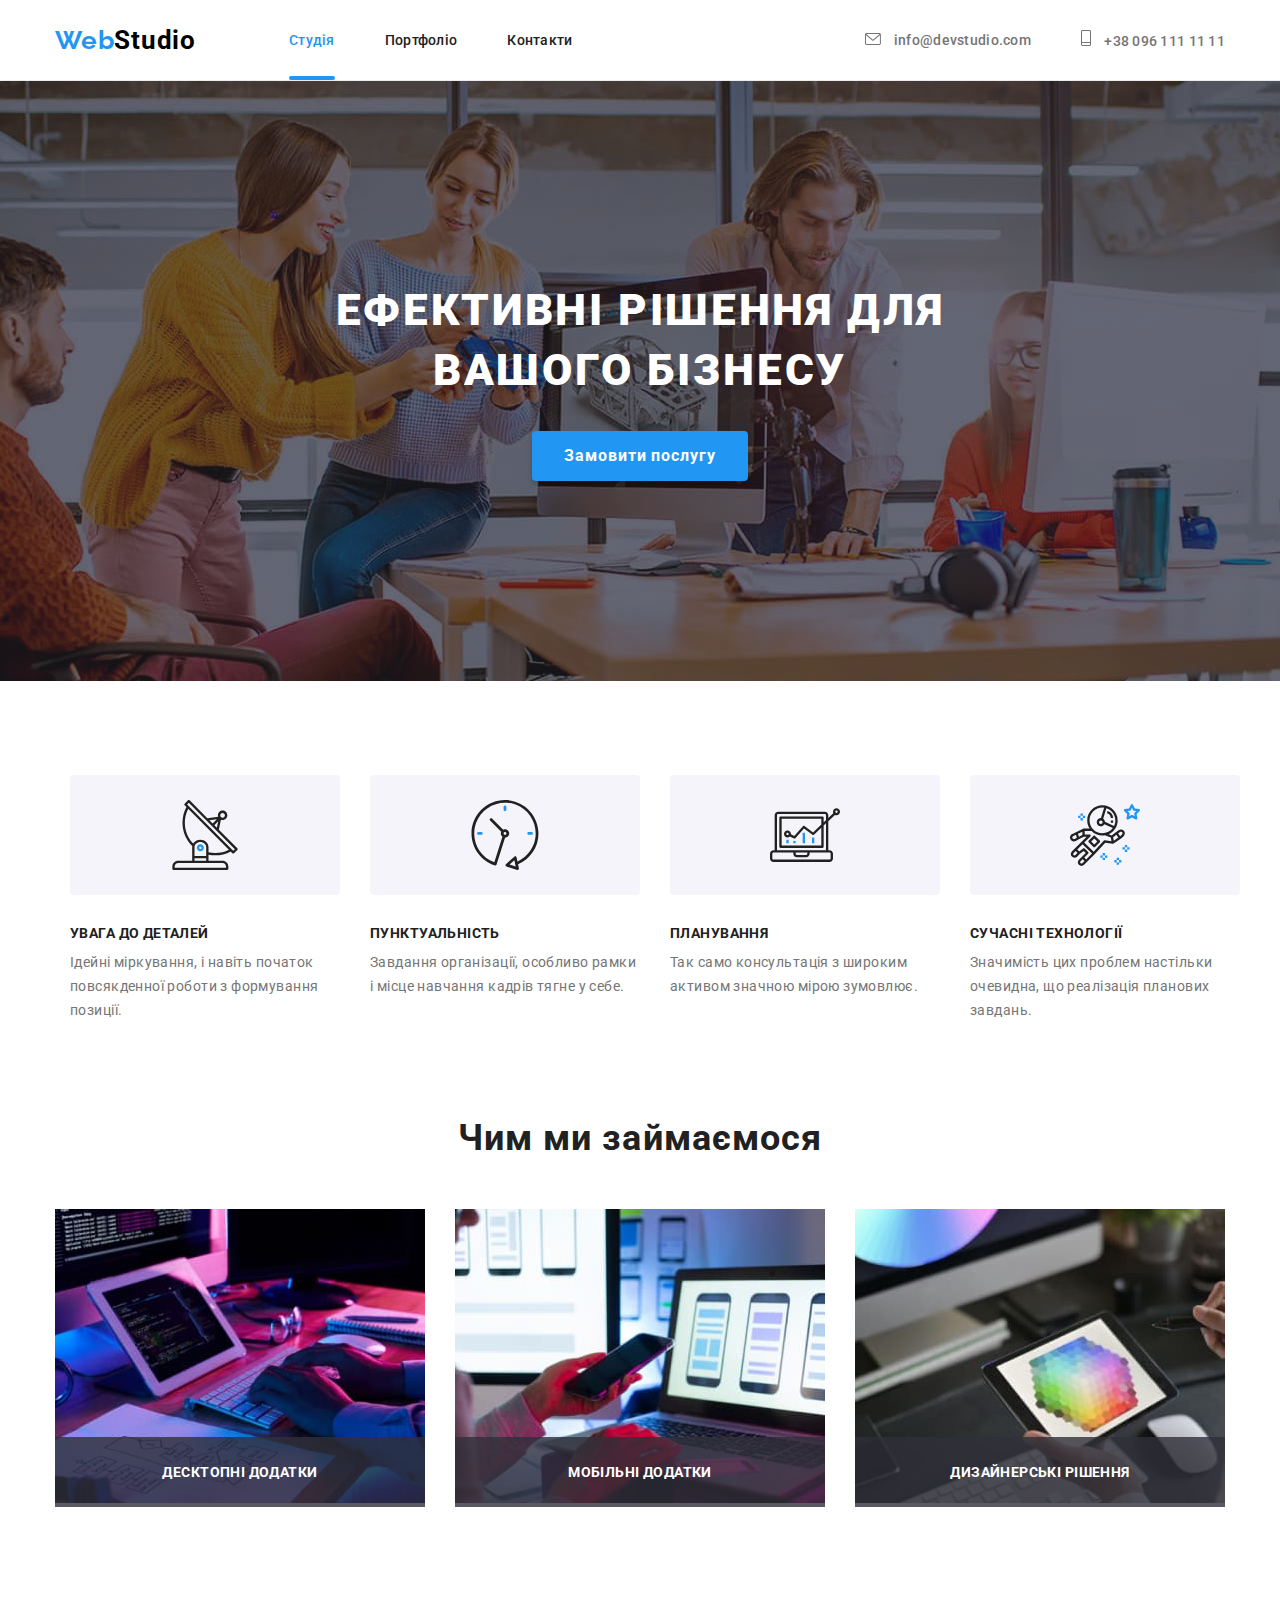
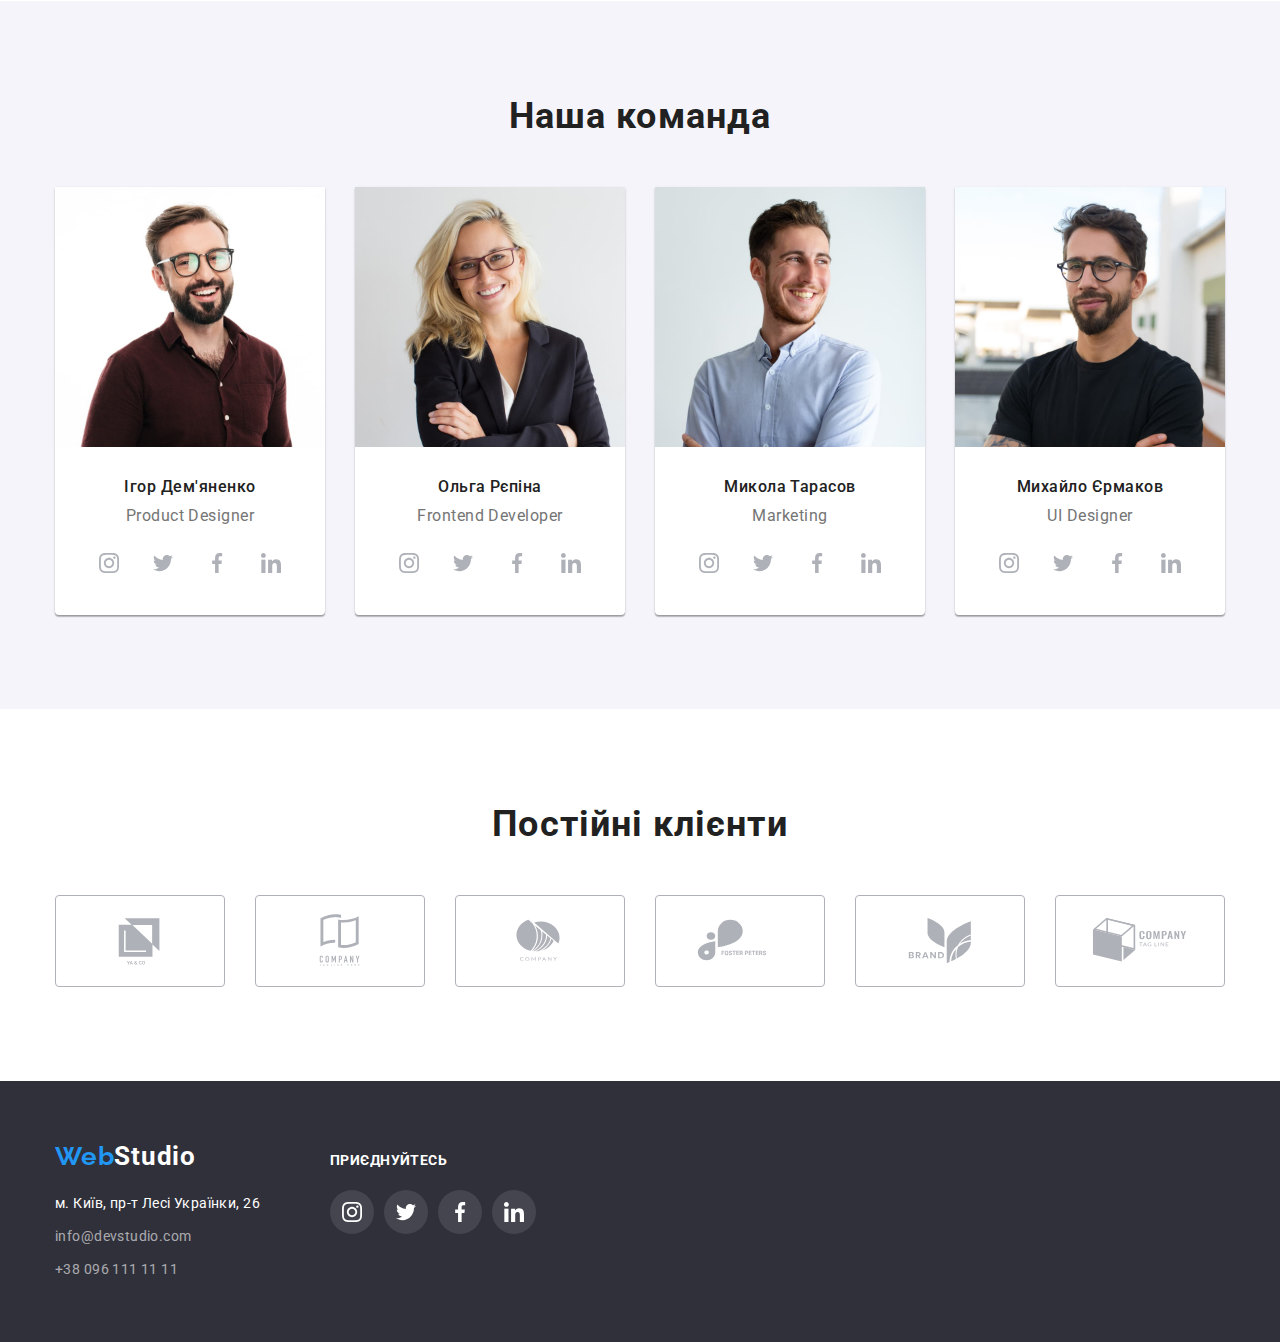
<file: index.html>
<!DOCTYPE html>
<html lang="uk">
  <head>
    <meta charset="UTF-8" />
    <meta http-equiv="X-UA-Compatible" content="IE=edge" />
    <meta name="viewport" content="width=device-width, initial-scale=1.0" />
    <link rel="preconnect" href="https://fonts.googleapis.com" />
    <link rel="preconnect" href="https://fonts.gstatic.com" crossorigin />
    <link
      href="https://fonts.googleapis.com/css2?family=Raleway:wght@700&family=Roboto:wght@400;500;700;900&display=swap"
      rel="stylesheet"
    />

    <title>Студія</title>
    <link
      rel="stylesheet"
      href="https://cdnjs.cloudflare.com/ajax/libs/modern-normalize/1.1.0/modern-normalize.min.css"
    />
    <link rel="stylesheet" href="css/styles.css" />
  </head>

  <!-- Body -->
  <!-- header -->
  <body>
    <header class="top-page">
      <div class="container container-header">
        <!-- container navigation -->

        <nav>
          <ul class="navigation">
            <li>
              <a href="WebStudio" lang="en" class="logo">
                <span class="part-logo">Web</span>Studio</a
              >
            </li>
            <li class="navigation-list">
              <a href="./index.html" class="navigation-link current">Студія</a>
            </li>
            <li class="navigation-list">
              <a href="./portfolio.html" class="navigation-link">Портфоліо</a>
            </li>
            <li class="navigation-list">
              <a href="#" class="navigation-link">Контакти</a></li>
          </ul>
        </nav>

        <!-- container contacts -->

        <ul class="contacts">
          <li>
            <a href="mailto:info@devstudio.com" class="contact-link"
              >
               <svg class="contacts-logos" width="16"
                height="12">
                <use href="./images/icons.svg#icon-envelopehover">
              </use>
              </svg> 
        info@devstudio.com</a 
            >
          </li>
          <li>
            <a href="tel:+380961111111" class="contact-link"
              >
            <svg class="contacts-logos"  width="10" 
                height="16">
                <use href="./images/icons.svg#icon-phone">
                </use>
              </svg> 
              +38 096 111 11 11</a>
          </li>
        </ul>
      </div>
    </header>

    <!-- main unique part -->

    <!-- hero -->

    <main>
      <section class="hero">
        <div class="container container-hero">
          <h1 class="hero-title">
            Ефективні рішення для <br />
            вашого бізнесу
          </h1>
          <button type="button" class="hero-button" data-modal-open>Замовити послугу</button>
        </div>
      </section>

      <!-- section Особливості  -->

      <section class="advantages">
        <div class="container container-advantages">
          <h2 class="advantages-hidden">Особливості</h2>
          <div>
        
          <ul class="advantages-lists">

            <li class="advantages-list">
              <div class="advantages-icon-style">
              <svg class="advantages-icon" width="70" height="70">
                <use href="./images/icons.svg#icon-antenna">
                </use>
              </svg>
              </div>
              <h3 class="advantages-list-title">УВАГА ДО ДЕТАЛЕЙ</h3>
              <p class="advantages-list-text">
                Ідейні міркування, і навіть початок повсякденної роботи з
                формування позиції.
              </p>
            </li>

            <li class="advantages-list">

              <div class="advantages-icon-style">
              <svg class="advantages-icon" width="70" height="70">
                <use href="./images/icons.svg#icon-clock">
                </use>
              </svg>
              </div>
              <h3 class="advantages-list-title">ПУНКТУАЛЬНІСТЬ</h3>
              <p class="advantages-list-text">
                Завдання організації, особливо рамки і місце навчання кадрів
                тягне у себе.
              </p>
            </li>

            <li class="advantages-list">

              <div class="advantages-icon-style">
              <svg class="advantages-icon" width="70" height="70">
                <use href="./images/icons.svg#icon-diagram">
                </use>
              </svg>
              </div>
              <h3 class="advantages-list-title">ПЛАНУВАННЯ</h3>
              <p class="advantages-list-text">
                Так само консультація з широким активом значною мірою зумовлює.
              </p>
            </li>

            <li class="advantages-list">

              <div class="advantages-icon-style">
              <svg class="advantages-icon" width="70" height="70">
                <use href="./images/icons.svg#icon-astronaut">
                </use>
              </svg>
            </div>
              <h3 class="advantages-list-title">СУЧАСНІ ТЕХНОЛОГІЇ</h3>
              <p class="advantages-list-text">
                Значимість цих проблем настільки очевидна, що реалізація
                планових завдань.
              </p>
            </li>
          </ul>
        </div>
      </section>

      <!-- section Чим ми займаємося -->

      <section class="action-section">
        <div class="container container-actions">
          <h2 class="actions">Чим ми займаємося</h2>
          <ul class="actions-illustrations">
            <!--changes to the picture, making of it a picture-link-->
            <li class="actions-list">
              <a href="#" target="_blank" rel="noopener nofollow noreferrer"
                ><img
                  src="./images/box1.jpg"
                  alt="Розробка сайтів. "
                  width="370"
              /></a>
              <p class="actions-text"> Десктопні додатки</p>
            </li>

            <li class="actions-list">
              <img
                src="./images/box2.jpg"
                alt="Розробка мобільних додатків."
                width="370"
              />
              <p class="actions-text">Мобільні додатки</p>
            </li>

            <li class="actions-list">
              <img src="./images/box3.jpg" alt="Дизайн." width="370" />
            <p class="actions-text">Дизайнерські рішення</p>
            </li>
          </ul>
        </div>
      </section>

      <!-- section Наша команда -->

      <section class="team">
        <div class="container container-team">
          <h2 class="team-heading">Наша команда</h2>

          <ul class="team-list">
            <li class="team-card">
              <img class="team-card-image" src="./images/img.jpg" alt="Ігор Дем'яненко" width="270" />
              <div class="team-text">
                <h3 class="team-members">Ігор Дем'яненко</h3>
                <p lang="en" class="team-job">Product Designer</p>
              </div>
              <ul class="social-network-list">
                <li class="social-network-item">
                  <a class="social-network-link" href="#">
                    <svg class="social-network-logo" width="20" height="20">
                      <use href="./images/icons.svg#icon-instagram">
                      </use>
                    </svg>
                  </a>
                </li>
              
                <li class="social-network-item">
                  <a class="social-network-link" href="#">
                    <svg class="social-network-logo" width="20" height="20">
                      <use href="./images/icons.svg#icon-twitter">
                      </use>
                    </svg>
                  </a>
                </li>
              
                <li class="social-network-item">
                  <a class="social-network-link" href="#">
                    <svg class="social-network-logo" width="20" height="20">
                      <use href="./images/icons.svg#icon-facebook">
                      </use>
                    </svg>
                  </a>
                </li>
              
                <li class="social-network-item">
                  <a class="social-network-link" href="#">
                    <svg class="social-network-logo" width="20" height="20">
                      <use href="./images/icons.svg#icon-linkedin">
                      </use>
                    </svg>
                  </a>
                </li>
              </ul>
            </li>

            <li class="team-card">
              <img class="team-card-image" src="./images/img1.jpg" alt="Ольга Рєпіна" width="270" />
              <div class="team-text">
                <h3 class="team-members">Ольга Рєпіна</h3>
                <p lang="en" class="team-job">Frontend Developer</p>
              </div>
              <ul class="social-network-list">
                <li class="social-network-item">
                  <a class="social-network-link" href="#">
                    <svg class="social-network-logo" width="20" height="20">
                      <use href="./images/icons.svg#icon-instagram">
                      </use>
                    </svg>
                  </a>
                </li>
              
                <li class="social-network-item">
                  <a class="social-network-link" href="#">
                    <svg class="social-network-logo" width="20" height="20">
                      <use href="./images/icons.svg#icon-twitter">
                      </use>
                    </svg>
                  </a>
                </li>
              
                <li class="social-network-item">
                  <a class="social-network-link" href="#">
                    <svg class="social-network-logo" width="20" height="20">
                      <use href="./images/icons.svg#icon-facebook">
                      </use>
                    </svg>
                  </a>
                </li>
              
                <li class="social-network-item">
                  <a class="social-network-link" href="#">
                    <svg class="social-network-logo" width="20" height="20">
                      <use href="./images/icons.svg#icon-linkedin">
                      </use>
                    </svg>
                  </a>
                </li>
              </ul>
            </li>

            <li class="team-card">
              <img class="team-card-image" src="./images/img2.jpg" alt="Микола Тарасов" width="270" />
              <div class="team-text">
                <h3 class="team-members">Микола Тарасов</h3>
                <p lang="en" class="team-job">Marketing</p>
              </div>
              <ul class="social-network-list">
                <li class="social-network-item">
                  <a class="social-network-link" href="#">
                    <svg class="social-network-logo" width="20" height="20">
                      <use href="./images/icons.svg#icon-instagram">
                      </use>
                    </svg>
                  </a>
                </li>
              
                <li class="social-network-item">
                  <a class="social-network-link" href="#">
                    <svg class="social-network-logo" width="20" height="20">
                      <use href="./images/icons.svg#icon-twitter">
                      </use>
                    </svg>
                  </a>
                </li>
              
                <li class="social-network-item">
                  <a class="social-network-link" href="#">
                    <svg class="social-network-logo" width="20" height="20">
                      <use href="./images/icons.svg#icon-facebook">
                      </use>
                    </svg>
                  </a>
                </li>
              
                <li class="social-network-item">
                  <a class="social-network-link" href="#">
                    <svg class="social-network-logo" width="20" height="20">
                      <use href="./images/icons.svg#icon-linkedin">
                      </use>
                    </svg>
                  </a>
                </li>
              </ul>
            </li>

            <li class="team-card">
              <img  class="team-card-image" src="./images/img3.jpg" alt="Михайло Єрмаков" width="270" />
              <div class="team-text">
                <h3 class="team-members">Михайло Єрмаков</h3>
                <p lang="en" class="team-job">UI Designer</p>
              </div>

                      <ul class="social-network-list">
                        <li class="social-network-item">
                          <a class="social-network-link" href="#">
                            <svg class="social-network-logo" width="20" height="20">
                              <use href="./images/icons.svg#icon-instagram">
                              </use>
                            </svg>
                          </a>
                        </li>
                      
                        <li class="social-network-item">
                          <a class="social-network-link" href="#">
                            <svg class="social-network-logo" width="20" height="20">
                              <use href="./images/icons.svg#icon-twitter">
                              </use>
                            </svg>
                          </a>
                        </li>
                      
                        <li class="social-network-item">
                          <a class="social-network-link" href="#">
                            <svg class="social-network-logo" width="20" height="20">
                              <use href="./images/icons.svg#icon-facebook">
                              </use>
                            </svg>
                          </a>
                        </li>
                      
                        <li class="social-network-item">
                          <a class="social-network-link" href="#">
                            <svg class="social-network-logo" width="20" height="20">
                              <use href="./images/icons.svg#icon-linkedin">
                              </use>
                            </svg>
                          </a>
                        </li>
                      </ul>
            </li>
          </ul>       
        </div>
      </section>
    </main>

    <!-- ---------------Постійні клієнти----------------- -->

    <section class="clients">
      <div class="container-clients">
        <h2 class="clients-heading">Постійні клієнти</h2>
    
        <ul class="clients-list">
          <li class="clients-list-item">
            <a class="clients-link" href="#">
              <svg class="clients-logo">
                <use href="./images/icons.svg#icon-yacologo"
                </use>
              </svg>
            </a>
            </li>

            <li class="clients-list-item">
              <a class="clients-link" href="#">
                <svg class="clients-logo">
                  <use href="./images/icons.svg#icon-taglinelogo" </use>
                </svg>
              </a>
            </li>

            <li class="clients-list-item">
              <a class="clients-link" href="#">
                <svg class="clients-logo">
                  <use href="./images/icons.svg#icon-companylogo" </use>
                </svg>
              </a>
            </li>


            <li class="clients-list-item">
              <a class="clients-link" href="#">
                <svg class="clients-logo">
                  <use href="./images/icons.svg#icon-fosterpeterslogo" </use>
                </svg>
              </a>
            </li>

            <li class="clients-list-item">
              <a class="clients-link" href="#">
                <svg class="clients-logo">
                  <use href="./images/icons.svg#icon-brandlogo" </use>
                </svg>
              </a>
            </li>

            <li class="clients-list-item">
              <a class="clients-link" href="#">
                <svg class="clients-logo">
                  <use href="./images/icons.svg#icon-taglogo" </use>
                </svg>
              </a>
            </li>
          </ul>

            </div>
          </section>

    <!-- footer HTML and portfolio -->


    <footer class="bottom-page">
      <div class="container container-footer">

      <div class="footer-contacts">
        <a href="WebStudio" lang="en" class="logo-footer"
          ><span class="part-logo">Web</span>Studio</a
        >
        <address>
          <ul class="link">
            <li>
              <a href="#" class="link-address"
                >м. Київ, пр-т Лесі Українки, 26
              </a>
            </li>
            <li>
              <a href="mailto:info@devstudio.com" class="link-list"
                >info@devstudio.com</a
              >
            </li>
            <li>
              <a href="tel:+380961111111" class="link-phone"
                >+38 096 111 11 11</a
              >
            </li>
          </ul>
        </address>
      </div>

      <!-- --------------приєднуйтесь--------------------------- -->
      <div class="join-us">
      <span class="join-us-heading"> приєднуйтесь </span>  
      <ul class="join-us-list">
        <li class="join-us-list-item">
          <a class="join-us-link"  href="#">
            <svg class="join-us-logo" width="20" height="20">
              <use href="./images/icons.svg#icon-instagram">
              </use>
            </svg>
          </a>
        </li>

        <li class="join-us-list-item">

          <a class="join-us-link" href="#">
                    <svg class="join-us-logo" width="20" height="20">
                      <use href="./images/icons.svg#icon-twitter">
                      </use>
                    </svg>    
          </a>
        </li>

        <li class="join-us-list-item">
          <a class="join-us-link" href="#">
           <svg class="join-us-logo" width="20" height="20">
          <use href="./images/icons.svg#icon-facebook">
            </use>
            </svg>  
          </a>
        </li>
        <li class="join-us-list-item">
          <a class="join-us-link" href="#">
            <svg class="join-us-logo" width="20" height="20">
            <use href="./images/icons.svg#icon-linkedin">
            </use>
              </svg>
          </a>
        </li>
      </ul>
    </div>
      </div>
    </footer>


<!--------------MODAL WINDOW-------------- -->
    <div class="overlay is-hidden" data-modal>

      <div class="modal">

  <button type="button" class="modal-button" data-modal-close> 
    <svg class="modal-icon" width="18" height="18">
      <use href="./images/icons.svg#icon-closeblack">
      </use>
    </svg>

 </button>
      </div>

    </div> 
      <script src="./js/modal.js">

      </script>
  </body>
</html>
</file>
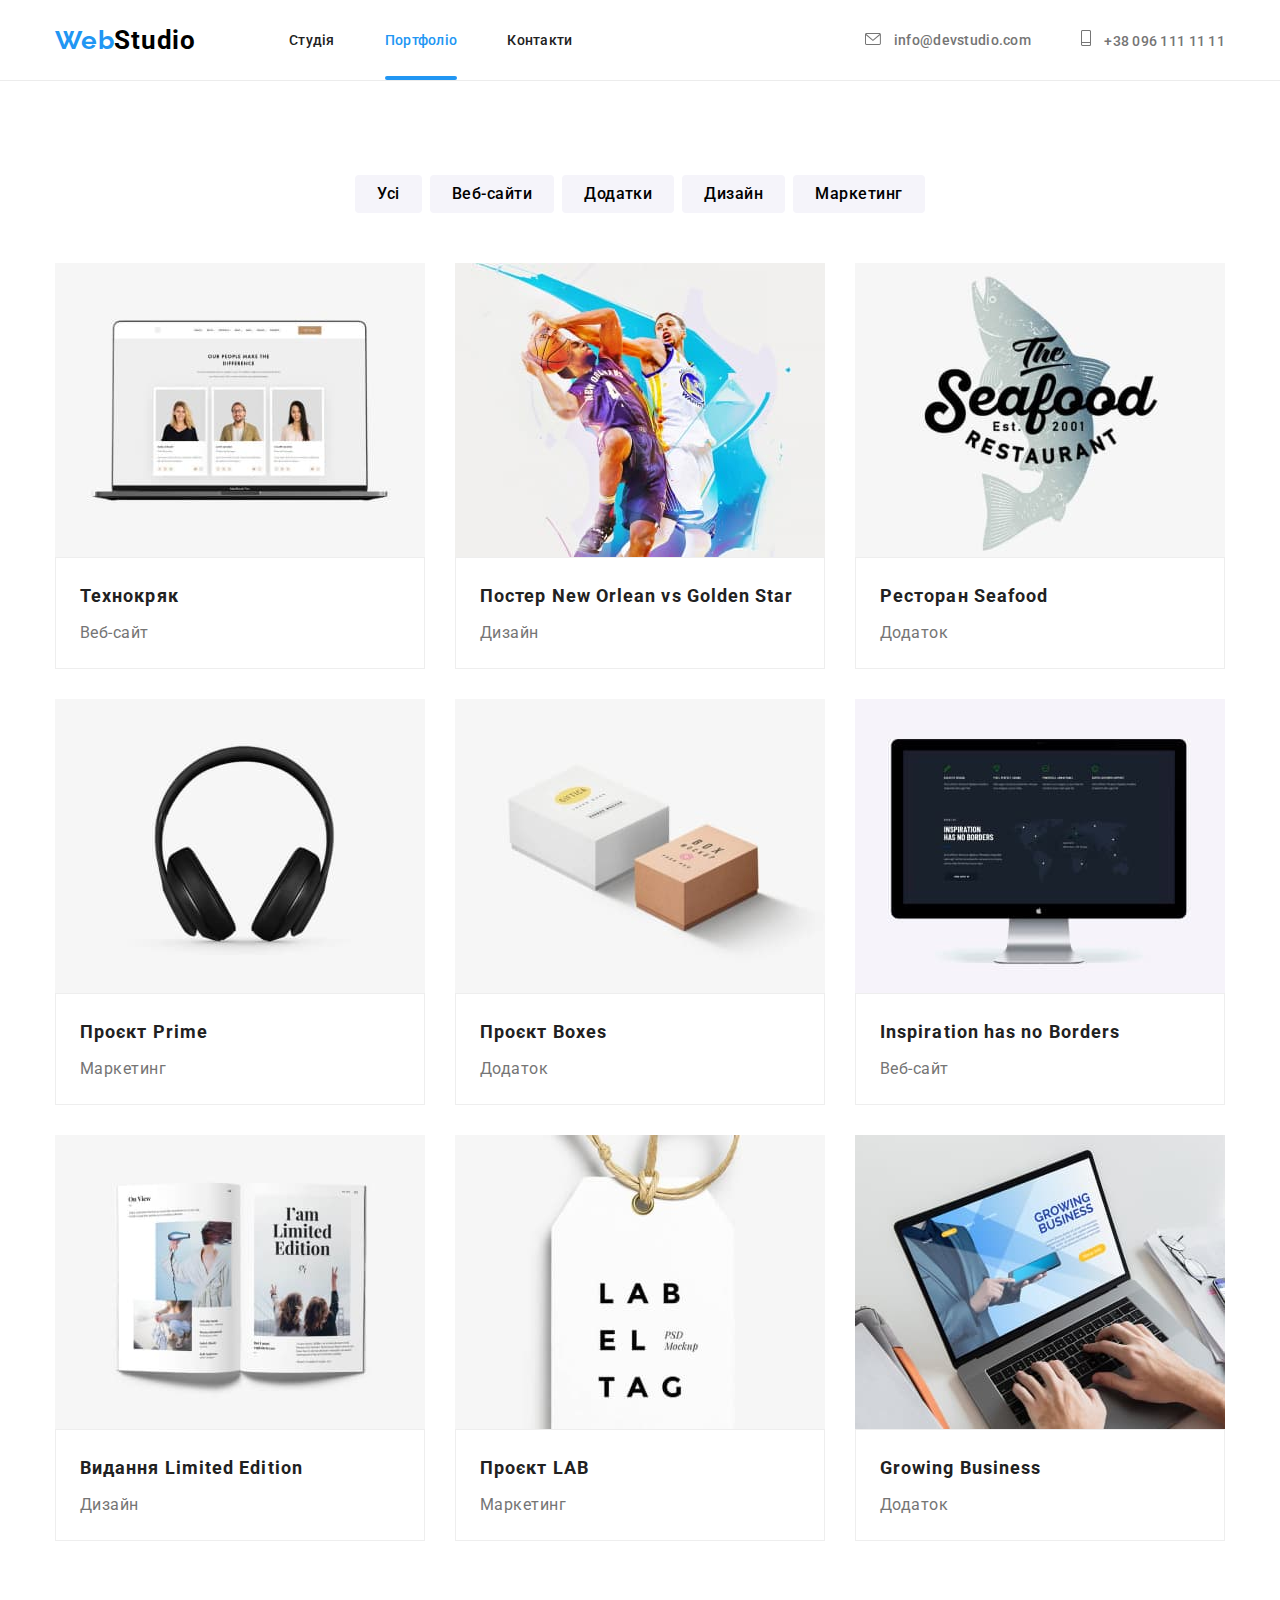
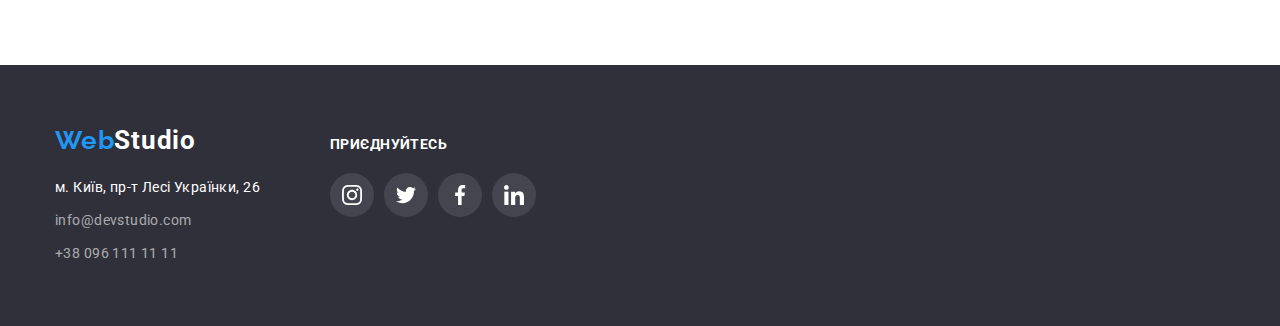
<file: portfolio.html>
<!DOCTYPE html>
<html lang="uk">
  <head>
    <meta charset="UTF-8" />
    <meta http-equiv="X-UA-Compatible" content="IE=edge" />
    <meta name="viewport" content="width=device-width, initial-scale=1.0" />
    <link rel="preconnect" href="https://fonts.googleapis.com" />
    <link rel="preconnect" href="https://fonts.gstatic.com" crossorigin />
    <link
      href="https://fonts.googleapis.com/css2?family=Raleway:wght@700&family=Roboto:wght@400;500;700;900&display=swap"
      rel="stylesheet"
    />
    <title>Портфоліо</title>
    <link
      rel="stylesheet"
      href="https://cdnjs.cloudflare.com/ajax/libs/modern-normalize/1.1.0/modern-normalize.min.css"
    />
    <link rel="stylesheet" href="css/styles.css" />
  </head>
  <body>
    <header class="top-page">
      <div class="container container-header">
        <!-- container navigation -->

        <nav>
          <ul class="navigation">
            <li>
              <a href="WebStudio" lang="en" class="logo">
                <span class="part-logo">Web</span>Studio</a
              >
            </li>
            <li>
              <a href="./index.html" class="navigation-link">Студія</a>
            </li>
            <li>
              <a href="./portfolio.html" class="navigation-link current">Портфоліо</a>
            </li>
            <li><a href="#" class="navigation-link">Контакти</a></li>
          </ul>
        </nav>

        <!-- container contacts -->

        <ul class="contacts">
          <li>
            <a href="mailto:info@devstudio.com" class="contact-link">
              <svg class="contacts-logos" width="16" height="12">
                <use href="./images/icons.svg#icon-envelopehover"></use>
              </svg>
              info@devstudio.com</a
            >
          </li>
          <li>
            <a href="tel:+380961111111" class="contact-link">
              <svg class="contacts-logos" width="10" height="16">
                <use href="./images/icons.svg#icon-phone"></use>
              </svg>
              +38 096 111 11 11</a
            >
          </li>
        </ul>
      </div>
    </header>
    <!-- main unique part BUTTONS AND PROJECTS-->

    <main>
      <section class="buttons-and-projects">
        <div class="container-buttons-projects">
          <ul class="button-list">
            <li><button type="button" class="button-item">Усі</button></li>
            <li>
              <button type="button" class="button-item">Веб-сайти</button>
            </li>
            <li><button type="button" class="button-item">Додатки</button></li>
            <li><button type="button" class="button-item">Дизайн</button></li>
            <li>
              <button type="button" class="button-item">Маркетинг</button>
            </li>
          </ul>

          <!-- projects -->

          <h1 class="projects-hidden">Проекти</h1>

          <ul class="projects-list">
            <li class="projects">
              
              <a
                class="project-link"
                href="#"
                target="_blank"
                rel="noopener nofollow noreferrer"
                >
                
              <div class="project-overlay">
                <img
                  src="./images/technoduck.jpg"
                  alt="Веб-сайт Технокряк"
                  width="370"
                  height="294"
                  class="project-image"
              />
             <p class="project-text">
                Ресурс пропонує комплексні пропозиції з різним рівнем функціоналу та сервісів. Все це дозволить відвідувачу отримати
                вичерпні відомості про компанію чи приватну особу.
              </p> 

              </div>

              <div class="project-border">
                <h2 class="project-heading">Технокряк</h2>
                <p class="project-description">Веб-сайт</p>
              </div>
              </a>
            </li>


            <li class="projects">
              <a
                class="project-link"
                href="#"
                target="_blank"
                rel="noopener nofollow noreferrer"
                >
                
                
                <div class="project-overlay">

                <img
                  src="./images/neworleans.jpg"
                  alt="Постер New Orlean vs Golden Star"
                  width="370"
                  height="294"
                  class="project-image"
              />
                <p class="project-text">
                  Ресурс пропонує комплексні пропозиції з різним рівнем функціоналу та сервісів. Все це дозволить відвідувачу отримати
                  вичерпні відомості про компанію чи приватну особу.
                </p>
            
            </div>
              <div class="project-border">
                <h2 class="project-heading">
                  Постер New Orlean vs Golden Star
                </h2>
                <p class="project-description">Дизайн</p>
              </div>
                </a>
            </li>

            <li class="projects">
              <a
                class="project-link"
                href="#"
                target="_blank"
                rel="noopener nofollow noreferrer"
                >
                
                <div class="project-overlay">

               <img
                  src="./images/seafood.jpg"
                  alt="Ресторан Seafood"
                  width="370"
                  height="294"
                  class="project-image"
              />


                <p class="project-text">
                  Ресурс пропонує комплексні пропозиції з різним рівнем функціоналу та сервісів. Все це дозволить відвідувачу отримати
                  вичерпні відомості про компанію чи приватну особу.
                </p>
            
             </div>
              <div class="project-border">
                <h2 class="project-heading">Ресторан Seafood</h2>
                <p class="project-description">Додаток</p>
              </div>
              </a>
            </li>

            <li class="projects">
              <a
                class="project-link"
                href="#"
                target="_blank"
                rel="noopener nofollow noreferrer"
                >
                
                <div class="project-overlay">

                <img
                  src="./images/prime.jpg"
                  alt="Проєкт Prime"
                  width="370"
                  height="294"
                  class="project-image"
              />
            
                <p class="project-text">
                  Ресурс пропонує комплексні пропозиції з різним рівнем функціоналу та сервісів. Все це дозволить відвідувачу отримати
                  вичерпні відомості про компанію чи приватну особу.
                </p>
            </div>
              <div class="project-border">
                <h2 class="project-heading">Проєкт Prime</h2>
                <p class="project-description">Маркетинг</p>
              </div>
              </a>
            </li>


            <li class="projects">
              <a
                class="project-link"
                href="#"
                target="_blank"
                rel="noopener nofollow noreferrer"
                >
                <div class="project-overlay">

                <img
                  src="./images/boxes.jpg"
                  alt="Проєкт Boxes"
                  width="370"
                  height="294"
                  class="project-image"
              />
            
            
                <p class="project-text">
                  Ресурс пропонує комплексні пропозиції з різним рівнем функціоналу та сервісів. Все це дозволить відвідувачу отримати
                  вичерпні відомості про компанію чи приватну особу.
                </p>
            </div>
              <div class="project-border">
                <h2 class="project-heading">Проєкт Boxes</h2>
                <p class="project-description">Додаток</p>
              </div>
              </a>
            </li>

            <li class="projects">
              <a
                class="project-link"
                href="#"
                target="_blank"
                rel="noopener nofollow noreferrer"
                >
                <div class="project-overlay">

                <img
                  src="./images/inspiration.jpg"
                  alt="Веб-сайт Inspiration has no Borders"
                  width="370"
                  height="294"
                  class="project-image"
              />
            
                <p class="project-text">
                  Ресурс пропонує комплексні пропозиції з різним рівнем функціоналу та сервісів. Все це дозволить відвідувачу отримати
                  вичерпні відомості про компанію чи приватну особу.
                </p>
            
            </div>
              <div class="project-border">
                <h2 class="project-heading">Inspiration has no Borders</h2>
                <p class="project-description">Веб-сайт</p>
              </div>

              </a>
            </li>

            <li class="projects">
              <a
                class="project-link"
                href="#"
                target="_blank"
                rel="noopener nofollow noreferrer"
                >
                <div class="project-overlay">

                <img
                  class="project-image"
                  src="./images/limited.jpg"
                  alt="Видання Limited Edition"
                  width="370"
                  height="294"
              />
            
                <p class="project-text">
                  Ресурс пропонує комплексні пропозиції з різним рівнем функціоналу та сервісів. Все це дозволить відвідувачу отримати
                  вичерпні відомості про компанію чи приватну особу.
                </p>
            
            </div>   
            
              <div class="project-border">
                <h2 class="project-heading">Видання Limited Edition</h2>
                <p class="project-description">Дизайн</p>
              </div>
              </a>
            </li>

            <li class="projects">
              <a
                class="project-link"
                href="#"
                target="_blank"
                rel="noopener nofollow noreferrer"
                >
                <div class="project-overlay">

                <img
                  class="project-image"
                  src="./images/lab.jpg"
                  alt="Проєкт LAB"
                  width="370"
                  height="294"
              />

                <p class="project-text">
                  Ресурс пропонує комплексні пропозиції з різним рівнем функціоналу та сервісів. Все це дозволить відвідувачу отримати
                  вичерпні відомості про компанію чи приватну особу.
                </p>
            </div>
           
              <div class="project-border">
                <h2 class="project-heading">Проєкт LAB</h2>
                <p class="project-description">Маркетинг</p>
              </div>
              </a>
            </li>

            <li class="projects">
              <a
                class="project-link"
                href="#"
                target="_blank"
                rel="noopener nofollow noreferrer"
                >
                
                <div class="project-overlay">
                  <img
                  class="project-image"
                  src="./images/growingb.jpg"
                  alt="Додаток"
                  width="370"
                  height="294"
              />
            
                <p class="project-text">
                  Ресурс пропонує комплексні пропозиції з різним рівнем функціоналу та сервісів. Все це дозволить відвідувачу отримати
                  вичерпні відомості про компанію чи приватну особу.
                </p>

                </div>
            
              <div class="project-border">
                <h2 class="project-heading">Growing Business</h2>
                <p class="project-description">Додаток</p>
              </div>
            </li>
            </a>
          </ul>
        </div>
      </section>
    </main>

    <!-- footer HTML and portfolio -->

    <footer class="bottom-page">
      <div class="container container-footer">
        <div class="footer-contacts">
          <a href="WebStudio" lang="en" class="logo-footer"
            ><span class="part-logo">Web</span>Studio</a
          >
          <address>
            <ul class="link">
              <li>
                <a href="#" class="link-address"
                  >м. Київ, пр-т Лесі Українки, 26
                </a>
              </li>
              <li>
                <a href="mailto:info@devstudio.com" class="link-list"
                  >info@devstudio.com</a
                >
              </li>
              <li>
                <a href="tel:+380961111111" class="link-phone"
                  >+38 096 111 11 11</a
                >
              </li>
            </ul>
          </address>
        </div>

        <!-- --------------приєднуйтесь--------------------------- -->
        <div class="join-us">
          <span class="join-us-heading"> приєднуйтесь </span>
          <ul class="join-us-list">
            <li class="join-us-list-item">
              <a class="join-us-link" href="#">
                <svg class="join-us-logo" width="20" height="20">
                  <use href="./images/icons.svg#icon-instagram"></use>
                </svg>
              </a>
            </li>

            <li class="join-us-list-item">
              <a class="join-us-link" href="#">
                <svg class="join-us-logo" width="20" height="20">
                  <use href="./images/icons.svg#icon-twitter"></use>
                </svg>
              </a>
            </li>

            <li class="join-us-list-item">
              <a class="join-us-link" href="#">
                <svg class="join-us-logo" width="20" height="20">
                  <use href="./images/icons.svg#icon-facebook"></use>
                </svg>
              </a>
            </li>

            <li class="join-us-list-item">
              <a class="join-us-link" href="#">
                <svg class="join-us-logo" width="20" height="20">
                  <use href="./images/icons.svg#icon-linkedin"></use>
                </svg>
              </a>
            </li>
          </ul>
        </div>
      </div>
    </footer>
  </body>
</html>
</file>
<file: css/styles.css>
:root {
  --heading-color: #212121;
  --paragraps-color: #757575;
  --logo-hover-color: #2196f3;
  --black-logo-color: #000000;
  --white-logo-hero-color: #ffffff;
  --white-transparent-color: rgba(255, 255, 255, 0.6);

  --head-background-color: #ffffff;
  --main-background-color: #f5f5f5;
  --secondary-background-color: #f5f4fa;
  --footer-background-color: #2f303a;
  --card-background-color: #eeeeee;

  --logos-color: #afb1b8;
}

body {
  font-family: "Roboto", sans-serif;
  color: var(--heading-color);
}

html {
  box-sizing: border-box;
}

*,
* ::before,
* ::after {
  box-sizing: inherit;
}

h1,
h2,
h3,
h4,
h5,
h6,
p {
  margin: 0;
}

ul {
  list-style: none;
  margin: 0;
  padding: 0;
}
/* header */

.top-page {
  border-bottom: 1px solid #ececec;
  background-color: var(--head-background-color);
  /* padding-top: 24px;
  padding-bottom: 24px; */
}

.container-header {
  display: flex;
  align-items: center;
  width: 1200px;
  padding-left: 15px;
  padding-right: 15px;
  margin: 0 auto;
}

.logo {
  color: var(--black-logo-color);
  font-weight: 700;
  font-size: 26px;
  line-height: 1.1923;
  letter-spacing: 0.03em;
  text-decoration: none;
}

.part-logo {
  color: var(--logo-hover-color);
  font-family: "Raleway";
}

.navigation {
  list-style: none;
  display: flex;
  align-items: center;
}

.navigation :not(:first-child) {
  margin-left: 50px;
}

.navigation :nth-child(2) {
  margin-left: 93px;
}

.navigation-list {
  display: flex;
}

.navigation-link {
  font-family: "Roboto";
  font-weight: 500;
  font-size: 14px;
  line-height: 1.1428;
  letter-spacing: 0.02em;

  color: var(--heading-color);
  text-decoration: none;

  position: relative;
  display: block;
  padding-top: 32px;
  padding-bottom: 32px;
}

.navigation-link::after {
  opacity: 0;
}

.navigation-link.current::after {
  content: "";
  position: absolute;
  width: 100%;
  height: 4px;
  left: 0;
  bottom: 0;

  background: var(--logo-hover-color);
  border-radius: 2px;

  opacity: 1;
  transition: color 250ms cubic-bezier(0.4, 0, 0.2, 1);
}

.navigation-link:hover,
.navigation-link:focus {
  color: var(--logo-hover-color);
  transition: color 250ms cubic-bezier(0.4, 0, 0.2, 1);
}

.navigation .navigation-link.current {
  color: var(--logo-hover-color);
}

.contacts {
  list-style: none;
  display: flex;
  margin-left: auto;
  gap: 50px;
  align-items: center;
}

.contacts-logos {
  fill: currentColor;
  margin-right: 10px;
}

.contact-link {
  color: var(--paragraps-color);
  text-decoration: none;
  font-weight: 500;
  font-size: 14px;
  line-height: 1.1428;
  letter-spacing: 0.02em;

  transition: color 250ms cubic-bezier(0.4, 0, 0.2, 1);
}

.contact-link:hover,
.contact-link:focus,
.contacts-logos:hover,
.contacts-logos:focus {
  color: var(--logo-hover-color);
}

/*-------------main unique part----------------- */
/* hero */

.hero {
  background-color: var(--footer-background-color);
  padding-top: 200px;
  padding-bottom: 200px;
  background-image: linear-gradient(
      rgba(47, 48, 58, 0.4),
      rgba(47, 48, 58, 0.4)
    ),
    url(../images/overlay.jpg);
  max-height: 1600px;
  background-repeat: no-repeat;
  background-position: center;
  background-size: cover;
}

.container-hero {
  width: 1200px;
  padding-left: 15px;
  padding-right: 15px;
  margin: 0 auto;
  /* height: 600px;*/
}

.hero-title {
  color: var(--white-logo-hero-color);
  font-weight: 900;
  font-size: 44px;
  line-height: 1.3636;
  text-align: center;
  letter-spacing: 0.06em;
  text-transform: uppercase;
}

.hero-button {
  font-family: inherit;
  font-weight: 700;
  font-size: 16px;
  line-height: 1.875;
  text-align: center;
  letter-spacing: 0.06em;
  color: var(--white-logo-hero-color);
  background-color: var(--logo-hover-color);

  padding: 10px 32px;

  display: flex;
  align-items: center;
  border: transparent;
  box-shadow: 0px 4px 4px rgba(0, 0, 0, 0.15);
  border-radius: 4px;
  margin-left: auto;
  margin-right: auto;
  margin-top: 30px;
}

/* section Особливості */

.container-advantages {
  display: flex;
  width: 1200px;
  padding-left: 15px;
  padding-right: 15px;
  margin-left: auto;
  margin-right: auto;
}

.advantages {
  background-color: var(--head-background-color);
  padding-top: 94px;
  padding-bottom: 94px;
}
.advantages-hidden {
  display: none;
}

.advantages-lists {
  list-style: none;

  width: 1200px;
  padding-left: 15px;
  padding-right: 15px;
  display: flex;
  gap: 30px;
  margin-left: auto;
  margin-right: auto;
}

.advantages-list {
  max-width: 270px;
}

.advantages-icon-style {
  width: 270px;
  height: 120px;
  background-color: var(--secondary-background-color);
  border-radius: 4px;
  display: flex;
  align-items: center;
  justify-content: center;
  margin-bottom: 30px;
}

.advantages-list-title {
  font-size: 14px;
  line-height: 1.1428;
  letter-spacing: 0.03em;
  text-transform: uppercase;

  margin-bottom: 10px;
}

.advantages-list-text {
  color: var(--paragraps-color);
  font-size: 14px;
  line-height: 1.7142;
  letter-spacing: 0.03em;
}

/* section Чим ми займаємося*/

.action-section {
  background-color: var(--head-background-color);
  padding-bottom: 94px;
}

.container-actions {
  display: flex;
  flex-direction: column;
  width: 1200px;
  padding-left: 15px;
  padding-right: 15px;
  margin-left: auto;
  margin-right: auto;
}

.actions {
  font-size: 36px;
  line-height: 1.1666;
  text-align: center;
  letter-spacing: 0.03em;

  margin-bottom: 50px;
}

.actions-illustrations {
  list-style: none;

  display: flex;
  gap: 30px;
  flex-wrap: wrap;
}

.actions-list {
  position: relative;
}

.actions-text {
  font-weight: 700;
  font-size: 14px;
  line-height: 16px;
  text-align: center;
  letter-spacing: 0.03em;
  text-transform: uppercase;
  color: var(--head-background-color);
  background-color: rgba(47, 48, 58, 0.8);
  width: 100%;
  height: 70px;

  position: absolute;
  bottom: 0;

  display: flex;
  justify-content: center;
  align-items: center;
}

/*section Наша команда*/

.container-team {
  display: flex;
  flex-direction: column;
  width: 1200px;
  padding-left: 15px;
  padding-right: 15px;
  margin: 0 auto;
}

.team {
  background-color: var(--secondary-background-color);
  padding-top: 94px;
  padding-bottom: 94px;
}
.team-heading {
  font-size: 36px;
  line-height: 1.1666;
  text-align: center;
  letter-spacing: 0.03em;

  margin-bottom: 50px;
}
.team-list {
  list-style: none;
  display: flex;
  gap: 30px;
}

.team-card {
  box-shadow: 0px 1px 3px rgba(0, 0, 0, 0.12), 0px 1px 1px rgba(0, 0, 0, 0.14),
    0px 2px 1px rgba(0, 0, 0, 0.2);
  border-radius: 0px 0px 4px 4px;
  background-color: var(--head-background-color);
}

.team-card-image {
  display: block;
}

.team-text {
  padding-top: 30px;
  padding-bottom: 16px;
}

.team-members {
  font-weight: 500;
  font-size: 16px;
  line-height: 1.1875;
  text-align: center;
  letter-spacing: 0.03em;
  margin-bottom: 10px;
}

.team-job {
  color: var(--paragraps-color);
  font-size: 16px;
  line-height: 1.1875;
  text-align: center;
  letter-spacing: 0.03em;
}

.social-network-list {
  display: flex;
  justify-content: center;
  gap: 10px;
  margin-bottom: 30px;
}
.social-network-item {
  width: 44px;
  height: 44px;
}

.social-network-link {
  background-color: var(--white-logo-hero-color);
  border-radius: 50%;
  display: flex;
  align-items: center;
  justify-content: center;
  width: 100%;
  height: 100%;

  transition: background-color 250ms cubic-bezier(0.4, 0, 0.2, 1);
}

.social-network-logo {
  fill: var(--logos-color);

  transition: fill 250ms cubic-bezier(0.4, 0, 0.2, 1);
}

.social-network-link:hover,
.social-network-link:focus {
  background-color: var(--logo-hover-color);
}

.social-network-link:hover .social-network-logo {
  fill: var(--white-logo-hero-color);
}

.social-network-link:focus .social-network-logo {
  fill: var(--white-logo-hero-color);
}

/* < !-- ---------Постійні клієнти----------------- --> */

.clients {
  background-color: var(--head-background-color);
  padding-top: 94px;
  padding-bottom: 94px;
}
.container-clients {
  display: flex;
  flex-direction: column;
  width: 1200px;
  padding-left: 15px;
  padding-right: 15px;
  margin: 0 auto;
}

.clients-heading {
  font-size: 36px;
  line-height: 42px;
  text-align: center;
  letter-spacing: 0.03em;
  color: var(--heading-color);
  margin-bottom: 50px;
}

.clients-list {
  display: flex;
  justify-content: center;
  gap: 30px;
}

.clients-list-item {
  width: 170px;
  height: 92px;
}

.clients-link {
  width: 100%;
  height: 100%;

  display: flex;
  align-items: center;
  justify-content: center;
  border: 1px solid var(--logos-color);
  border-radius: 4px;
}

.clients-logo {
  fill: var(--logos-color);
  width: 106px;
  height: 60px;
  transition: fill 250ms cubic-bezier(0.4, 0, 0.2, 1),
    border 250ms cubic-bezier(0.4, 0, 0.2, 1);
}

.clients-link:hover,
.clients-link:focus {
  border-color: var(--logo-hover-color);
}

.clients-link:hover .clients-logo {
  fill: var(--logo-hover-color);
}

.clients-link:focus .clients-logo {
  fill: var(--logo-hover-color);
}

/*-----------design footer HTML and portfolio------------*/

.container-footer {
  display: flex;
  width: 1200px;
  padding-left: 15px;
  padding-right: 15px;
  margin: 0 auto;

  align-items: baseline;
}

.footer-contacts {
  margin-right: 70px;
}

.bottom-page {
  background-color: var(--footer-background-color);
  padding-top: 60px;
  padding-bottom: 60px;
}

.logo-footer {
  color: var(--white-logo-hero-color);
  font-style: normal;
  font-weight: 700;
  font-size: 26px;
  line-height: 1.1923;
  letter-spacing: 0.03em;
  text-decoration: none;

  display: flex;
  margin-bottom: 20px;
}

.link {
  list-style: none;
}

.link-address,
.link-list,
.link-phone {
  font-style: normal;
  text-decoration: none;
  font-size: 14px;
  line-height: 1.7142;
  letter-spacing: 0.03em;
  color: var(--white-logo-hero-color);

  display: flex;
}

.link-address,
.link-list {
  margin-bottom: 9px;
}

.link-list,
.link-phone {
  color: var(--white-transparent-color);
}

/* < !-- --------------приєднуйтесь---------------------- --> */

.join-us {
}

.join-us-heading {
  color: var(--white-logo-hero-color);

  font-weight: 700;
  font-size: 14px;
  line-height: 16px;
  letter-spacing: 0.03em;
  text-transform: uppercase;
}

.join-us-list {
  display: flex;
  justify-content: center;
  margin-top: 20px;
  gap: 10px;
}

.join-us-link {
  background-color: rgba(255, 255, 255, 0.1);
  width: 44px;
  height: 44px;
  display: flex;
  border-radius: 50%;
  align-items: center;
  justify-content: center;

  transition: background-color 250ms cubic-bezier(0.4, 0, 0.2, 1);
}

.join-us-link:hover,
.join-us-link:focus {
  background-color: var(--logo-hover-color);
}

.join-us-logo {
  fill: var(--white-logo-hero-color);
  display: flex;
}

/* ---------PORTFOLIO MAIN---------- */
/* BUTTONS AND PROJECTS */

.buttons-and-projects {
  background-color: var(--head-background-color);
  padding-top: 94px;
  padding-bottom: 94px;
}
.container-buttons-projects {
  width: 1200px;
  padding-left: 15px;
  padding-right: 15px;
  margin-left: auto;
  margin-right: auto;
}

.button-list {
  font-family: inherit;
  list-style: none;
  gap: 8px;
  justify-content: center;
  display: flex;

  margin-bottom: 50px;
}

.button-item {
  font-family: inherit;
  font-weight: 500;
  font-size: 16px;
  line-height: 1.625;
  text-align: center;
  letter-spacing: 0.03em;
  background-color: var(--secondary-background-color);
  border: none;
  cursor: pointer;
  border-radius: 4px;

  padding: 6px 22px;

  transition: background-color 250ms cubic-bezier(0.4, 0, 0.2, 1),
    box-shadow 250ms cubic-bezier(0.4, 0, 0.2, 1),
    color 250ms cubic-bezier(0.4, 0, 0.2, 1);
}

.button-item:hover,
.button-item:focus {
  background-color: var(--logo-hover-color);
  color: var(--white-logo-hero-color);
  box-shadow: 0px 3px 1px rgba(0, 0, 0, 0.1), 0px 1px 2px rgba(0, 0, 0, 0.08),
    0px 2px 2px rgba(0, 0, 0, 0.12);
}

/* projects */

.projects-hidden {
  display: none;
}

.projects-list {
  list-style: none;
  display: flex;
  flex-wrap: wrap;
  column-gap: 30px;
  row-gap: 30px;
}

.projects {
  font-size: 18px;
  line-height: 2;
  letter-spacing: 0.06em;
  background-color: var(--white-logo-hero-color);

  flex-basis: calc((100% - 60px) / 3);
  transition: box-shadow 250ms cubic-bezier(0.4, 0, 0.2, 1);
}

.projects:hover {
  box-shadow: 0px 1px 1px rgba(0, 0, 0, 0.12), 0px 4px 4px rgba(0, 0, 0, 0.06),
    1px 4px 6px rgba(0, 0, 0, 0.16);
}

.project-border {
  border: 1px solid var(--card-background-color);
  padding: 20px 24px;
}

.project-heading {
  font-size: 18px;
  line-height: 2;
  letter-spacing: 0.06em;
}

.project-description {
  font-size: 16px;
  line-height: 1.875;
  letter-spacing: 0.03em;
  color: var(--paragraps-color);

  margin-top: 4px;
}

.project-link {
  text-decoration: none;
  color: var(--heading-color);
}

.project-overlay {
  position: relative;
  overflow: hidden;
}

.project-image {
  display: block;
}

.project-text {
  text-decoration: none;
  font-size: 18px;
  line-height: 1.56;
  letter-spacing: 0.03em;
  color: var(--white-logo-hero-color);
  background-color: rgba(33, 150, 243, 0.9);

  padding-top: 63px;
  padding-bottom: 63px;
  padding-left: 24px;
  padding-right: 24px;

  position: absolute;
  width: 100%;
  height: 100%;
  opacity: 0;
  transform: translateY(0);

  transition: transform 250ms cubic-bezier(0.4, 0, 0.2, 1), opacity 250ms cubic-bezier(0.4, 0, 0.2, 1);
}

.project-link:hover .project-text {
  transform: translateY(-100%);
  opacity: 1;
}

/* ------------MODAL WINDOW-------------- */

.overlay {
  width: 100%;
  height: 100%;
  position: fixed;
  top: 0;
  left: 0;
  background-color: rgba(0, 0, 0, 0.2);

  opacity:1;

  transition: opacity 250ms cubic-bezier(0.4, 0, 0.2, 1),
    visibility 250ms cubic-bezier(0.4, 0, 0.2, 1);
}

.modal {
  position: absolute;
  width: 528px;
  min-height: 581px;
  background: #ffffff;
  box-shadow: 0px 1px 3px rgba(0, 0, 0, 0.12), 0px 1px 1px rgba(0, 0, 0, 0.14),
    0px 2px 1px rgba(0, 0, 0, 0.2);
  border-radius: 4px;

  top: 50%;
  left: 50%;

  transform: translate(-50%, -50%) scale(1);
  transition: transform 250ms linear;
}

.overlay.is-hidden{

  opacity: 0;
  visibility: hidden;
  pointer-events: none;
}

.overlay.is-hidden .modal {
  transform: translate(-50%, -50%) scale(0);
}

.modal-button {
  position: absolute;
  width: 30px;
  height: 30px;
  background-color: transparent;
  border: 1px solid rgba(0, 0, 0, 0.1);
  border-radius: 50%;

  display: flex;
  align-items: center;
  justify-content: center;
  cursor: pointer;

  margin: 8px;

  right: 0;
}
</file>
